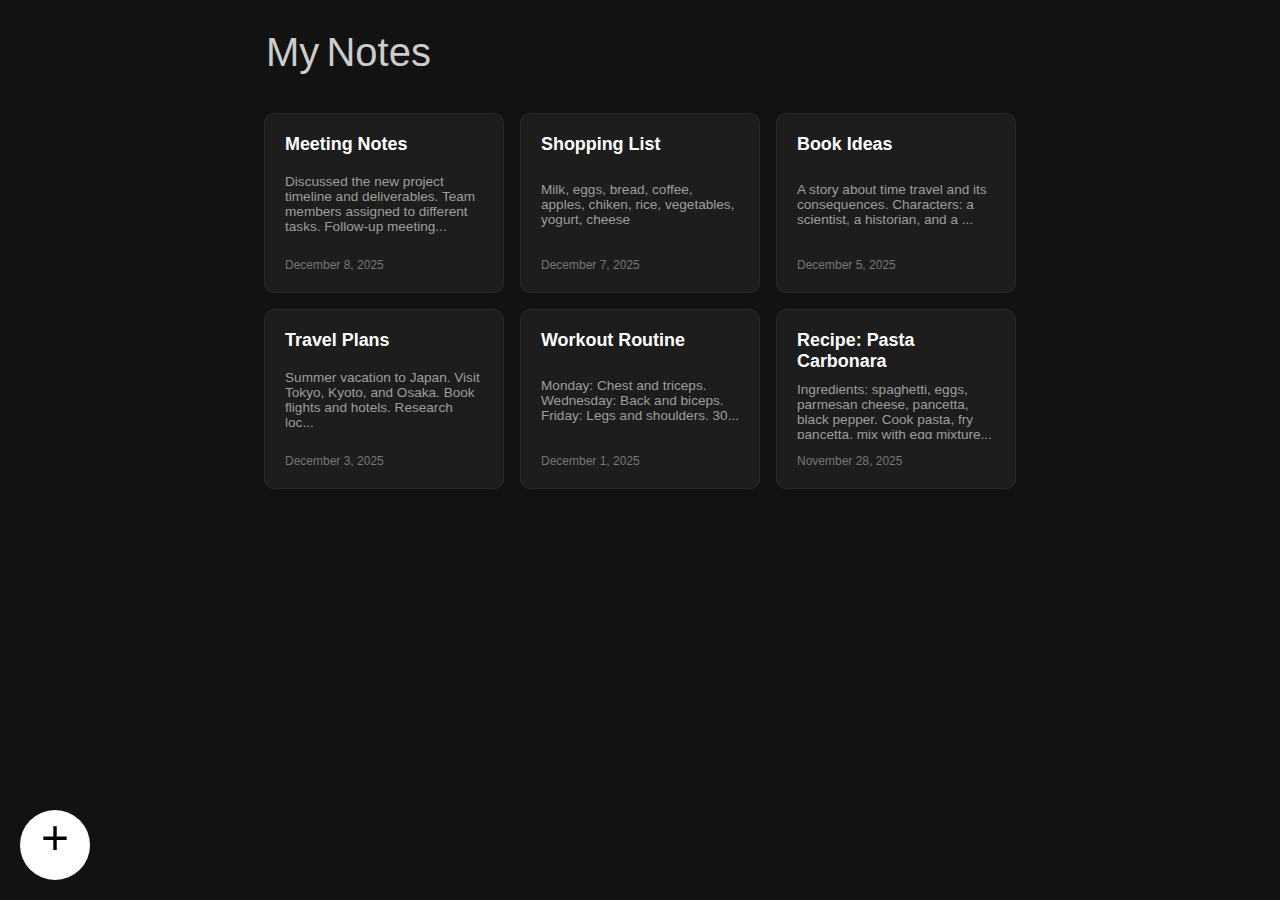
<file: index.html>
<!DOCTYPE html>
<html lang="en">

<head>
    <meta charset="UTF-8">
    <meta name="viewport" content="width=device-width, initial-scale=1.0">
    <title>My Note</title>
    <link rel="stylesheet" href="style.css">
</head>

<body>
    <div class="central-div">
        <div class="main-title-div">my notes</div>
        <div class="cards-container">

            <a href="note.html">
                <div id="cards-1" class="card">
                <div class="card-title">meeting notes</div>
                <div class="card-content">
                    Discussed the new project timeline and deliverables. Team members assigned to different tasks.
                    Follow-up meeting...
                </div>
                <div class="card-date">December 8, 2025</div>
            </div>
            </a>

            <a href="note.html">
                <div id="cards-2" class="card">
                <div class="card-title">shopping list</div>
                <div class="card-content">
                    Milk, eggs, bread, coffee, apples, chiken, rice, vegetables, yogurt, cheese
                </div>
                <div class="card-date">December 7, 2025</div>
            </div>
            </a>
            <a href="note.html">
                <div id="cards-3" class="card">
                <div class="card-title">book ideas</div>
                <div class="card-content">
                    A story about time travel and its consequences. Characters: a scientist, a historian, and a
                    ...
                </div>
                <div class="card-date">December 5, 2025</div>
            </div>
            </a>
            <a href="note.html">
                <div id="cards-4" class="card">
                <div class="card-title">travel plans</div>
                <div class="card-content">
                    Summer vacation to Japan. Visit Tokyo, Kyoto, and Osaka. Book flights and hotels. Research loc...
                </div>
                <div class="card-date">December 3, 2025</div>
            </div>
            </a>
            <a href="note.html">
                <div id="cards-5" class="card">
                <div class="card-title">workout routine</div>
                <div class="card-content">
                    Monday: Chest and triceps. Wednesday: Back and biceps. Friday: Legs and shoulders. 30...</div>
                <div class="card-date">December 1, 2025</div>
            </div>
            </a>
            <a href="note.html">
                <div id="cards-6" class="card">
                <div class="card-title">recipe: pasta carbonara</div>
                <div class="card-content">
                    Ingredients: spaghetti, eggs, parmesan cheese, pancetta, black pepper. Cook pasta, fry pancetta, mix
                    with egg mixture...
                </div>
                <div class="card-date">November 28, 2025</div>
            </div>
            </a>
        </div>

    </div>
    <footer>
        <a href="new-note.html">
            <div class="plus-div">
                <p>+</p>
            </div>
        </a>
    </footer>
</body>

</html>
</file>
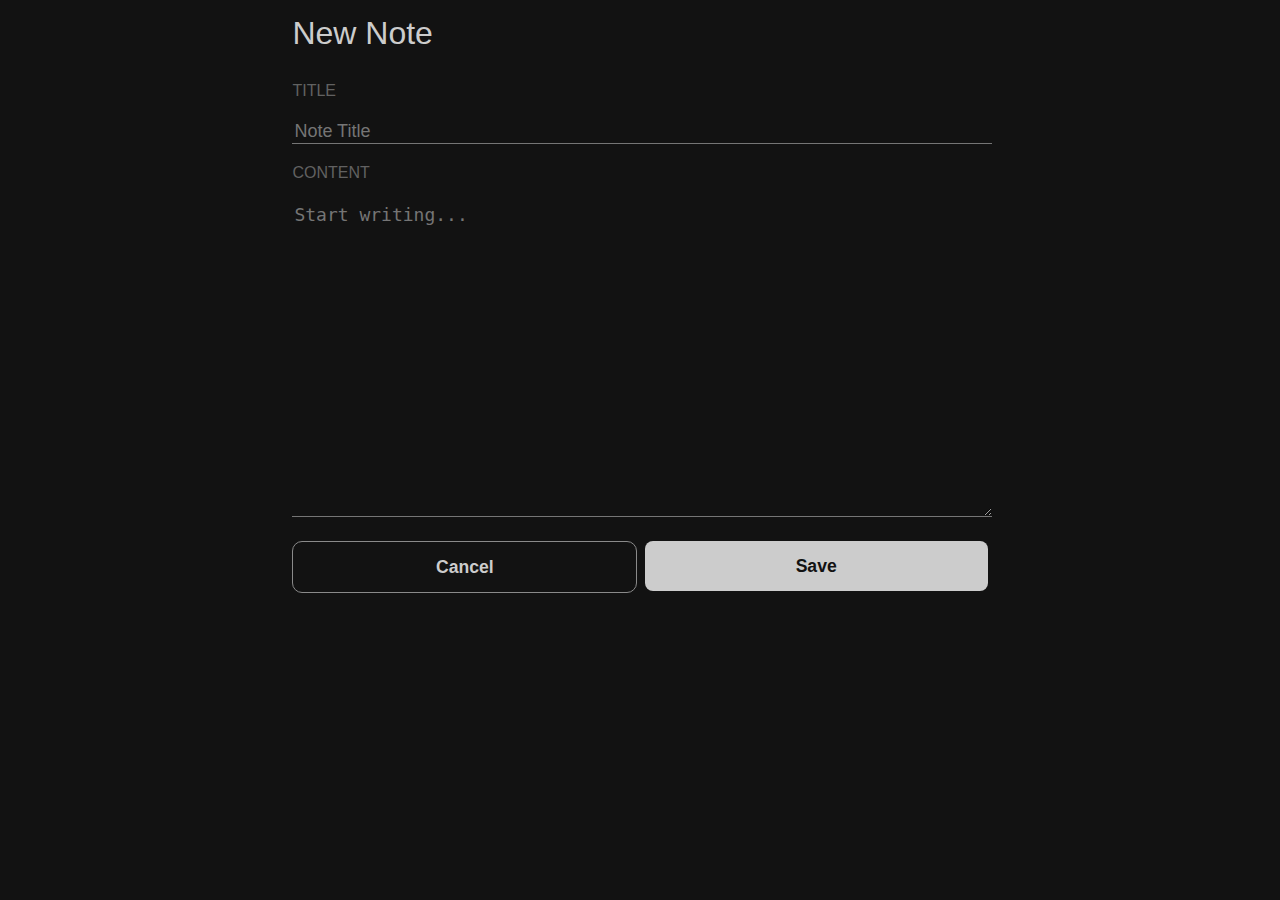
<file: new-note.html>
<!DOCTYPE html>
<html lang="en">
<head>
    <meta charset="UTF-8">
    <meta name="viewport" content="width=device-width, initial-scale=1.0">
    <title>Add Note</title>
    <link rel="stylesheet" href="new-note.css">
</head>
<body>
    <div class="central-div">
        <div class="main-title">new note</div>
        <div class="title-div">title</div>
        <form action="">
            <input type="text" placeholder="Note Title" />
            <div class="content-div">content</div>
            <textarea placeholder="Start writing..."></textarea>
        </form>
        <div class="link-container">
            <a href="index.html" class="btn" id="btn-1">cancel</a>
            <a href="index.html" class="btn" id="btn-2">save</a>
        </div>
    </div>
</body>
</html>
</file>
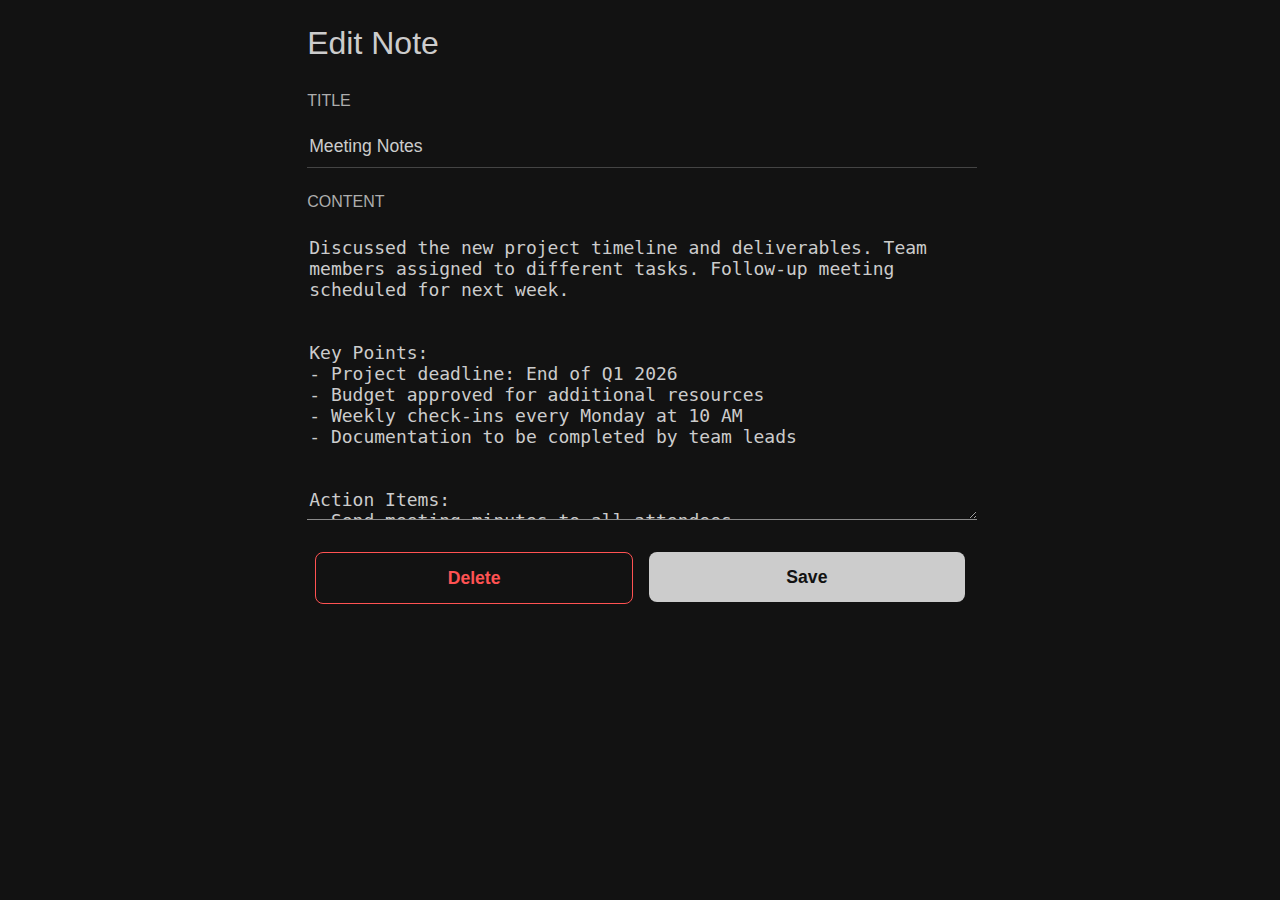
<file: note.html>
<!DOCTYPE html>
<html lang="en">

<head>
    <meta charset="UTF-8">
    <meta name="viewport" content="width=device-width, initial-scale=1.0">
    <title>Edit Note</title>
    <link rel="stylesheet" href="note.css">
</head>

<body>
    <div class="central-div">
        <div class="main-title">edit note</div>
        <div class="title-div">title</div>
        <form action="">
            <input type="text" value="Meeting Notes" />
            <div class="content-div">content</div>
            <textarea>
Discussed the new project timeline and deliverables. Team members assigned to different tasks. Follow-up meeting scheduled for next week.


Key Points:
- Project deadline: End of Q1 2026
- Budget approved for additional resources
- Weekly check-ins every Monday at 10 AM
- Documentation to be completed by team leads


Action Items:
- Send meeting minutes to all attendees
- Schedule follow-up with design team
- Review budget allocation with finance
            </textarea>
        </form>
        <div class="link-container">
            <a href="index.html" class="btn" id="btn-1">delete</a>
            <a href="index.html" class="btn" id="btn-2">save</a>
        </div>

    </div>
</body>

</html>
</file>
<file: style.css>
* {
    margin: 0;
    padding: 0;
}

body {
    font-family: 'Segoe UI', Tahoma, Geneva, Verdana, sans-serif;
    background-color: #121212;
    color: #cccccc;
}

.main-title-div {
    font-weight: 300;
    font-size: 2.5em;
    word-spacing: -4px;
    margin-left: 10px;
    margin-top: 30px;
    margin-bottom: 30px;
    text-transform: capitalize;
}

.central-div {
    width: 60%;
    margin: auto;
    display: flex;
    flex-direction: column;

}

.card-title {
    text-transform: capitalize;
}

.cards-container {
    display: grid;
    grid-template-columns: repeat(3, 1fr);
    grid-template-rows: repeat(2, 1fr);
}

.card {
    background-color: #1d1d1d;
    padding: 20px;
    border: 1.5px solid #292929;
    display: flex;
    flex-direction: column;
    justify-content: space-between;
    border-radius: 10px;
    margin: 8px;
    padding: 20px;
    height:138px;
    
}

.card:hover {
    cursor: pointer;
    box-shadow: 0 0 10px #1a1a1a;
    transform: translateY(-1.5%);
    transition: .3s;
}

.card-title {
    font-size: 1.12em;
    font-weight: 700;
    color: white;
}

.card-content {
    margin-top: 10px;
    margin-bottom: 15px;
    font-size: .85em;
    overflow: hidden;
    text-overflow: ellipsis;
    color: #9e9e9e;
}

.card-date {
    margin-bottom: 0;
    font-size: 0.75em;
    color: #777777;
}

.plus-div {
    height: 70px;
    width: 70px;
    border-radius: 35px;
    background-color: white;
    color: black;


}

.plus-div p {
    font-size: 48px;
    font-weight: 300;
    display: flex;
    align-items: center;
    justify-content: center;
}

.plus-div:hover {
    cursor: pointer;
    transform: scale(1.1);
    transition: .3s;
}

footer {
    width: 100%;
    position: fixed;
    bottom: 20px;
    left: 20px;

}
div a {
    text-decoration: none;
    color:#cccccc;
    
}
footer a{
    text-decoration: none;
    color:#cccccc;
}

@media (max-width:575px) {
    .cards-container {
        display: grid;
        grid-template-rows: repeat(6, 1fr);
        grid-template-columns: 100%;
        width: 100%;
    }
    .central-div{
        width: 95%;
        margin: auto;

    }
    
}
@media (min-width:575px) and (max-width:980px){
    .cards-container {
        display: grid;
        grid-template-rows: repeat(3, 1fr);
        grid-template-columns: repeat(2, 1fr);
        width: 100%;
    }
    .central-div{
        width: 95%;
        margin: auto;

    }
}
@media (min-width:980px) and (max-width:1100px){
    .central-div{
        width: 95%;

    }
    
}
</file>
<file: new-note.css>
body{
    font-family: 'Segoe UI', Tahoma, Geneva, Verdana, sans-serif;
    background-color: #121212;
    color: #cccccc;
}
.central-div{
    width:55%;
    margin:auto;
    
}
.main-title{
    text-transform: capitalize;
    font-size:2em;
    font-weight:lighter;
    margin-top: 15px;
    margin-bottom: 30px;

}
.content-div, .title-div{
    text-transform: uppercase;
    color:#616161;
    margin-top: 20px;
    margin-bottom: 20px;
}
form input, textarea{
    width:100%;
    background-color: #121212;
    border-top: none;
    border-left: none;
    border-right: none;
    border-bottom: 1.5px solid #757575;
    outline: none;
    color:#ccc;
    font-size: 18px;
    font-weight: lighter;
}
textarea{
    height:310px;
}
form input:focus, textarea:focus{
    border-bottom: 1.9px solid #b3b2b2;
    transition: .3s;
}
.link-container{
    display: flex;
    flex-direction: row;
    justify-content: stretch;
    justify-content: space-between;  
    margin-top: 20px;
    height: 25px;
}
.btn{
    width:45%;
    height:20px;
    text-decoration: none;
    font-size: 1.1em;
    padding: 15px;
    text-transform: capitalize;
    display: flex;
    justify-content: center;
    align-items: center;
    font-weight: bold;
    cursor: pointer;
}
div a{
    text-decoration: none;
}
#btn-2{
    background-color: #cccccc;
    color:#121212;
    border-radius:8px;
    padding: 15px;
}
#btn-2:hover{
    background-color: #b1b1b1;
    transition: .3s;
}
#btn-1{
    color: #cccccc;
    background-color: #121212;
    border: .9px solid #8a8a8a;
    border-radius: 10px;
}
#btn-1:hover{
    background-color: #1d1d1d;
    transition: .3s;
}
@media (max-width:760px){
    .central-div{
        width:96%;
        padding: 10px;
    }
    .btn{
        margin:8px;
    }
}
@media (min-width:760) and (max-width:1000px){
    .central-div{
        width:90%;
        padding: 15px;
        
    }
    .btn{
        margin:8px;
    }
}
</file>
<file: note.css>
body{
    font-family: 'Segoe UI', Tahoma, Geneva, Verdana, sans-serif;
    background-color: #121212;
    color: #cccccc;
    width:65%;
    margin:auto;
}
.central-div{
    width:100%;
    margin:auto;
    
}
.main-title{
    text-transform: capitalize;
    font-size:2em;
    font-weight:lighter ;
    margin-top: 5px;
    margin-bottom: 30px;

}
.title-div{
    text-transform: uppercase;
    color:#adadad;

}
div form input{
    margin-top: 15px;
    width:100%;
    height:40px;
    font-size: 1.1em;
    background-color: #121212;
    border-top: none;
    border-left: none;
    border-right: none;
    border-bottom: 1.5px solid #444444;
    outline: none;
    color:#ccc;
}
div form input:focus{
    border-bottom: 1.8px solid #8a8a8a;
    transition: .2s;
}
.content-div{
    text-transform: uppercase;
    color:#adadad;
    margin-top: 25px;
    margin-bottom: 24px;
}
textarea{
    width:100%;
    height:280px;
    background-color: #121212;
    border-top: none;
    border-left: none;
    border-right: none;
    border-bottom: 1.5px solid #8a8a8a;
    outline: none;
    color:#ccc;
    font-size: 18px;
    font-weight: lighter;
}
.link-container{
    display: flex;
    flex-direction: row;
    justify-content: stretch;
    justify-content: space-between;  
    margin-top: 20px;
    height: 25px;
}
.btn{
    width:45%;
    height:20px;
    text-decoration: none;
    font-size: 1.1em;
    padding: 15px;
    text-transform: capitalize;
    display: flex;
    justify-content: center;
    align-items: center;
    font-weight: bold;
    
}
#btn-1{
    color: #ff5252;
    border: 1px solid #ff5252;
    border-radius:8px;
    padding: 15px;
}
#btn-1:hover{
    color:#cccccc;
    background-color: #ff5252;
    transition: .3s;
}
#btn-2{
    background-color: #cccccc;
    color:#121212;
    border-radius:8px;
    padding: 15px;
}
@media (max-width:760px){
    body{
        width:96%;
    }
    .central-div{
        width:100%;
        padding: 20px;
    }
    .btn{
        margin:8px;
    }
}
@media (min-width:760px){
    .central-div{
        width:80%;
        padding: 20px;
        
    }
    .btn{
        margin:8px;
    }
}
</file>
